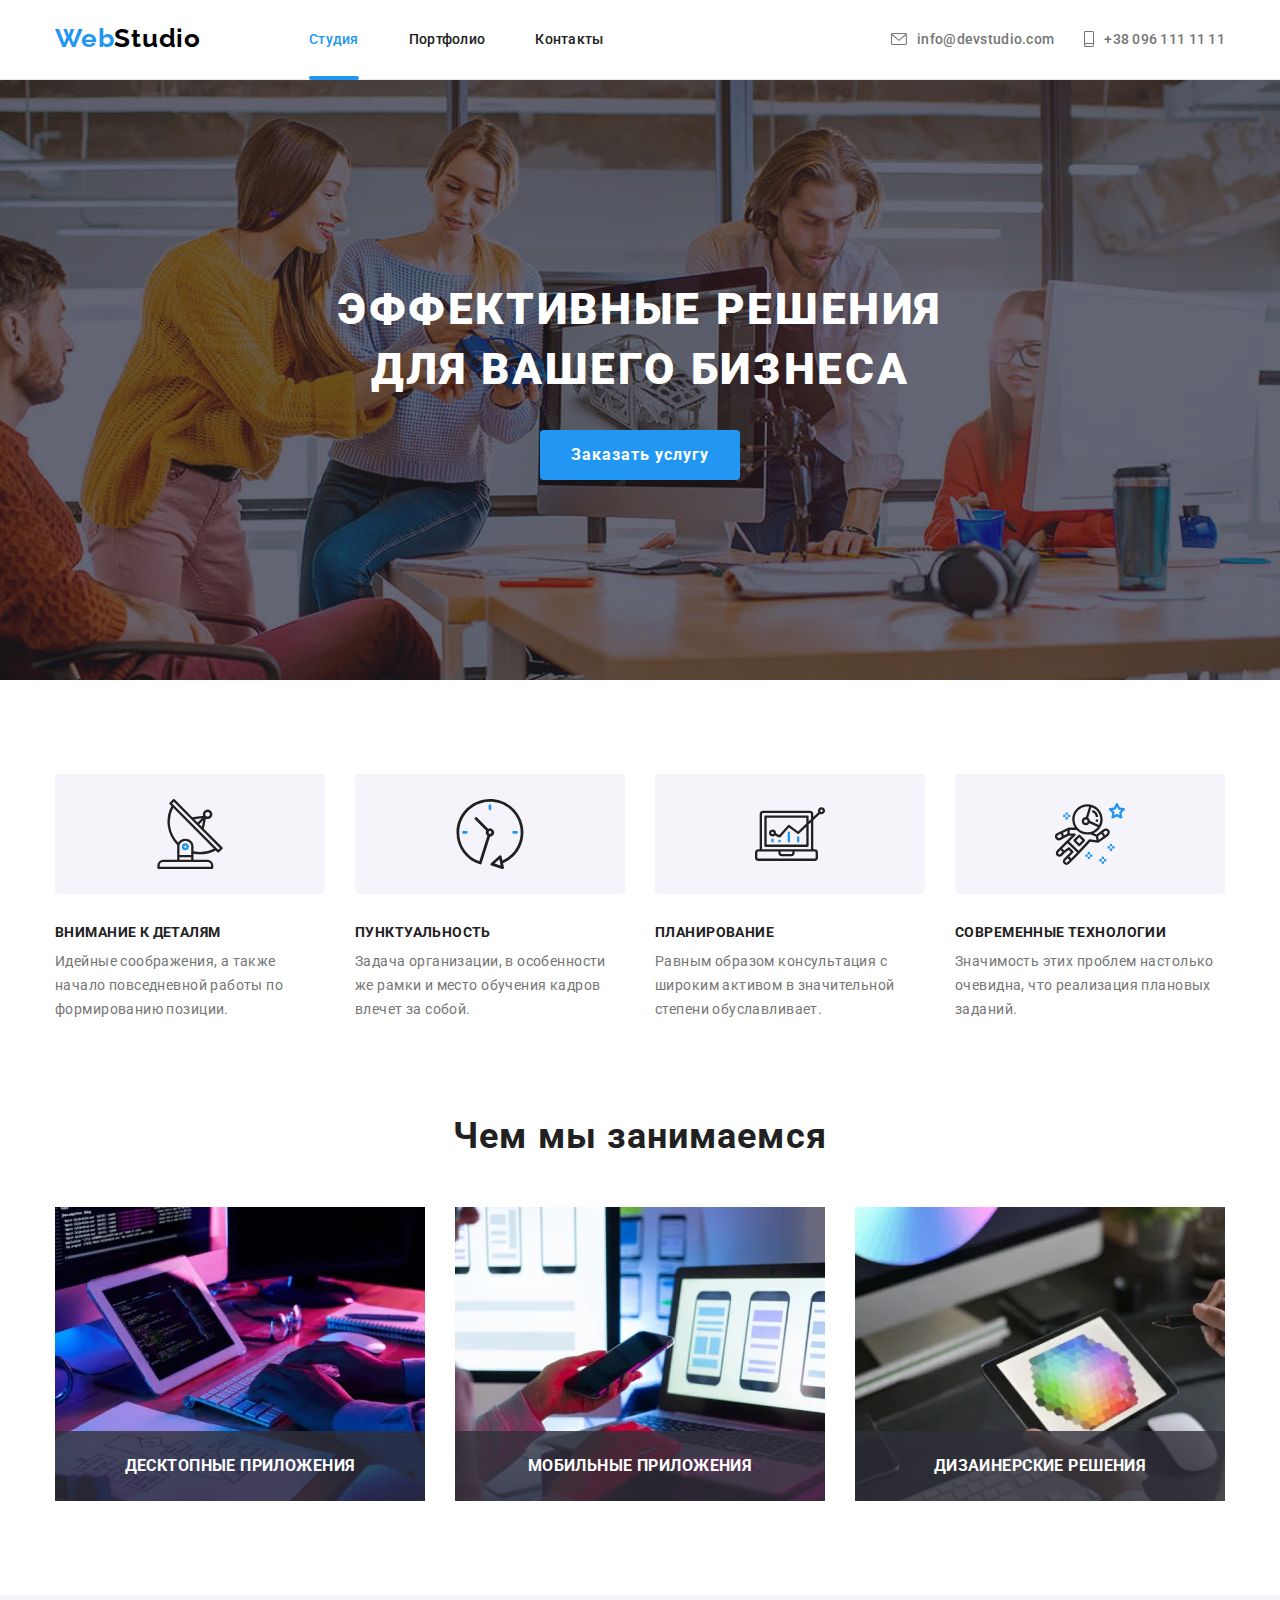
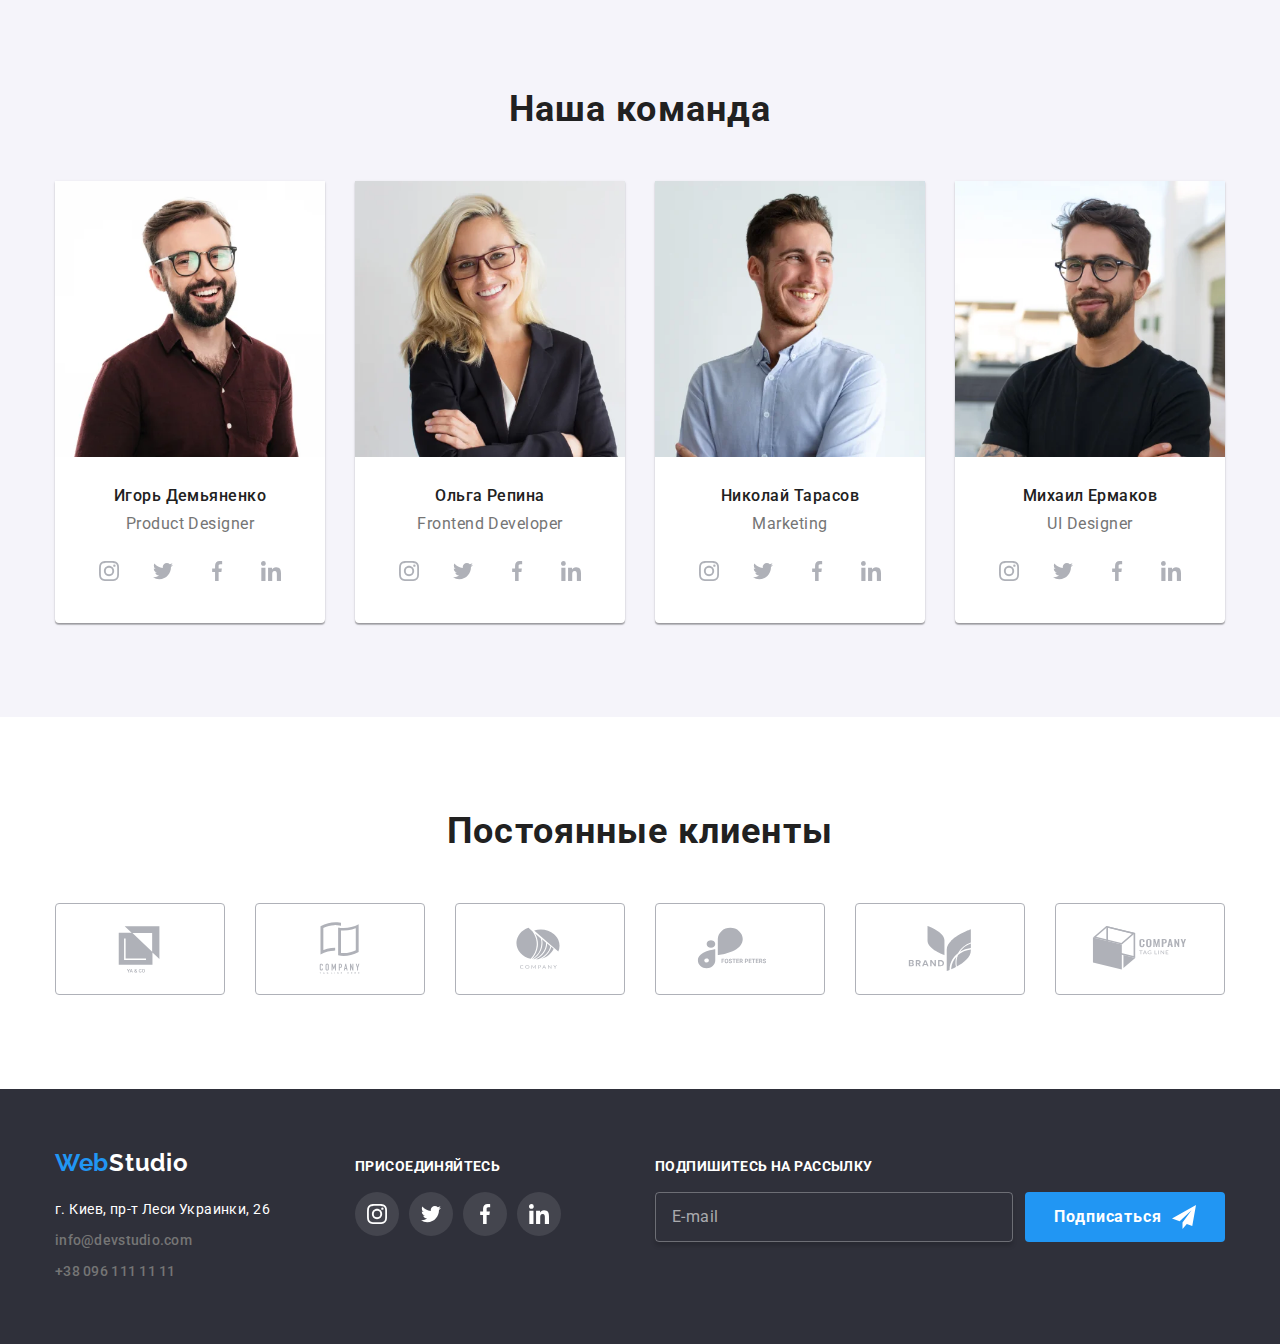
<file: index.html>
<!doctype html>
<html lang="ru">
<head>
  <meta charset="UTF-8">
  <meta name="viewport" content="width=device-width, initial-scale=1.0">
  <meta http-equiv="X-UA-Compatible" content="ie=edge">
  <title>Главная</title>
  <meta name="description" content="Студия веб технологий">
  <meta name="keywords" content="web, studio, developer, design, website, сайт, разработка, веб, услуги">
  <link rel="stylesheet" href="css/main.min.css">
</head>
<body class="page">
<header class="header">
  <div class="container">
    <div class="header__menu" data-menu="close">
      <a class="logo header__logo"><span class="logo__prefix">Web</span>Studio</a>
      <nav class="navigation">
        <ul class="navigation__list">
          <li><a class="navigation__link navigation__link--active" href="index.html"
                 title="На главную страницу">Студия</a></li>
          <li><a class="navigation__link" href="portfolio.html" title="Посмотреть наши работы">Портфолио</a></li>
          <li><a class="navigation__link" href="#" title="Связаться с нами">Контакты</a></li>
        </ul>
      </nav>
      <ul class="contacts">
        <li><a class="contacts__link contacts__link--email" href="mailto:info@devstudio.com">
          <svg width="16" height="12">
            <use xlink:href="images/icons-min.svg#email"></use>
          </svg>
          <span>info@devstudio.com</span>
        </a></li>
        <li><a class="contacts__link contacts__link--phone" href="tel:+380961111111">
          <svg width="10" height="16">
            <use xlink:href="images/icons-min.svg#phone"></use>
          </svg>
          <span>+38 096 111 11 11</span>
        </a></li>
      </ul>
      <ul class="social__list">
        <li><a class="social__link" href="https://instagram.com/" target="_blank"
               rel="nofollow noopener noreferrer">Instagram</a>
        </li>
        <li><a class="social__link" href="https://twitter.com/" target="_blank"
               rel="nofollow noopener noreferrer">Twitter</a>
        </li>
        <li><a class="social__link" href="https://facebook.com/" target="_blank"
               rel="nofollow noopener noreferrer">Facebook</a>
        </li>
        <li><a class="social__link" href="https://linkedin.com/" target="_blank"
               rel="nofollow noopener noreferrer">Linkedin</a>
        </li>
      </ul>
    </div>
    <button class="header__burger" aria-expanded="false" aria-label="Открыть меню" data-toggle="menu">
      <svg width="40" height="40" data-toggle="icon-open">
        <use xlink:href="images/icons-min.svg#burger-open"></use>
      </svg>
      <svg width="40" height="40" data-toggle="icon-close">
        <use xlink:href="images/icons-min.svg#burger-close"></use>
      </svg>
    </button>
  </div>
</header>

<main class="main">
  <section class="intro section">
    <div class="container">
      <h1 class="intro__title">Эффективные решения для вашего бизнеса</h1>
      <button class="button intro__button" type="button" data-modal-open>Заказать услугу</button>
    </div>
  </section>

  <section class="advantages section">
    <div class="container">
      <h2 class="visually-hidden">Преимущества</h2>
      <ul class="advantages__list">
        <li class="advantages__item">
          <div class="advantages__img">
            <svg width="70" height="70">
              <use xlink:href="images/icons-min.svg#antenna"></use>
            </svg>
          </div>
          <h3 class="advantages__title">Внимание к деталям</h3>
          <p class="advantages__description">
            Идейные соображения, а также начало повседневной работы по формированию позиции.
          </p>
        </li>
        <li class="advantages__item">
          <div class="advantages__img">
            <svg width="70" height="70">
              <use xlink:href="images/icons-min.svg#clock"></use>
            </svg>
          </div>
          <h3 class="advantages__title">Пунктуальность</h3>
          <p class="advantages__description">
            Задача организации, в особенности же рамки и место обучения кадров влечет за собой.
          </p>
        </li>
        <li class="advantages__item">
          <div class="advantages__img">
            <svg width="70" height="70">
              <use xlink:href="images/icons-min.svg#diagram"></use>
            </svg>
          </div>
          <h3 class="advantages__title">Планирование</h3>
          <p class="advantages__description">
            Равным образом консультация с широким активом в значительной степени обуславливает.
          </p>
        </li>
        <li class="advantages__item">
          <div class="advantages__img">
            <svg width="70" height="70">
              <use xlink:href="images/icons-min.svg#astronaut"></use>
            </svg>
          </div>
          <h3 class="advantages__title">Современные технологии</h3>
          <p class="advantages__description">
            Значимость этих проблем настолько очевидна, что реализация плановых заданий.
          </p>
        </li>
      </ul>
    </div>
  </section>

  <section class="services section">
    <div class="container">
      <h2 class="services__title">Чем мы занимаемся</h2>
      <ul class="services__list">
        <li class="services__item item-services">
          <div class="item-services__wrapper">
            <h3 class="item-services__title">Десктопные приложения</h3>
          </div>
          <picture>
            <source type="image/webp"
                    srcset="images/services/webp/img.webp    1x,
                            images/services/webp/img@2x.webp 2x,
                            images/services/webp/img@3x.webp 3x"
            />
            <img class="item-services__img" width="370" height="294" title="Десктопная разработка"
                 alt="Специалист печатает код на клавиатуре в уютной обстановке"
                 srcset="images/services/img.jpg    1x,
                         images/services/img@2x.jpg 2x,
                         images/services/img@3x.jpg 3x"
                 src="images/services/img.jpg"
            />
          </picture>
        </li>
        <li class="services__item item-services">
          <div class="item-services__wrapper">
            <h3 class="item-services__title">Мобильные приложения</h3>
          </div>
          <picture>
            <source type="image/webp"
                    srcset="images/services/webp/img_2.webp    1x,
                            images/services/webp/img_2@2x.webp 2x,
                            images/services/webp/img_2@3x.webp 3x"
            />
            <img class="item-services__img" width="370" title="Разработка под мобильные платформы"
               alt="Специалист исследует адаптивность сайта на мобильном устройстве"
               srcset="images/services/img_2.jpg    1x,
                       images/services/img_2@2x.jpg 2x,
                       images/services/img_2@3x.jpg 3x"
               src="images/services/img_2.jpg"
          />
          </picture>
        </li>
        <li class="services__item item-services">
          <div class="item-services__wrapper">
            <h3 class="item-services__title">Дизайнерские решения</h3>
          </div>
          <picture>
            <source type="image/webp"
                    srcset="images/services/webp/img_3.webp    1x,
                            images/services/webp/img_3@2x.webp 2x,
                            images/services/webp/img_3@3x.webp 3x"
            />
            <img class="item-services__img" width="370" height="294" title="Дизайн любой сложности"
               alt="Скрупулезный выбор цвета для конкретных ситуаций"
               srcset="images/services/img_3.jpg    1x,
                       images/services/img_3@2x.jpg 2x,
                       images/services/img_3@3x.jpg 3x"
               src="images/services/img_3.jpg"
          />
          </picture>
        </li>
      </ul>
    </div>
  </section>

  <section class="team section">
    <div class="container">
      <h2 class="services__title">Наша команда</h2>
      <ul class="team__list">
        <li class="team__item card">
          <picture>
            <source type="image/webp"
                    srcset="images/team/webp/product_designer.webp  1x,
                          images/team/webp/product_designer@2x.webp 2x,
                          images/team/webp/product_designer@3x.webp 3x"
            />
            <img class="card__img" width="450" height="460" title="Игорь Демьяненко" alt="Продуктовый дизайнер"
                 srcset="images/team/product_designer.jpg    1x,
                         images/team/product_designer@2x.jpg 2x,
                         images/team/product_designer@3x.jpg 3x"
                 src="images/team/product_designer.jpg"
            />
          </picture>
          <div class="card__info">
            <h3 class="card__title">Игорь Демьяненко</h3>
            <p class="card__subtitle" lang="en">Product Designer</p>
            <ul class="social__list">
              <li><a class="social__link" href="https://instagram.com/" aria-label="instagram"
                     rel="nofollow noopener noreferrer" target="_blank">
                <svg width="20" height="20">
                  <use xlink:href="images/icons-min.svg#instagram"></use>
                </svg>
              </a></li>
              <li><a class="social__link" href="https://twitter.com/" aria-label="twitter"
                     rel="nofollow noopener noreferrer" target="_blank">
                <svg width="20" height="20">
                  <use xlink:href="images/icons-min.svg#twitter"></use>
                </svg>
              </a></li>
              <li><a class="social__link" href="https://facebook.com/" aria-label="facebook"
                     rel="nofollow noopener noreferrer" target="_blank">
                <svg width="20" height="20">
                  <use xlink:href="images/icons-min.svg#facebook"></use>
                </svg>
              </a></li>
              <li><a class="social__link" href="https://linkedin.com/" aria-label="linkedin"
                     rel="nofollow noopener noreferrer" target="_blank">
                <svg width="20" height="20">
                  <use xlink:href="images/icons-min.svg#linkedin"></use>
                </svg>
              </a></li>
            </ul>
          </div>
        </li>
        <li class="team__item card">
          <picture>
            <source type="image/webp"
                    srcset="images/team/webp/frontend_developer.webp  1x,
                          images/team/webp/frontend_developer@2x.webp 2x,
                          images/team/webp/frontend_developer@3x.webp 3x"
            />
            <img class="card__img" width="450" height="460" title="Ольга Репина" alt="Фронтэнд разработчик"
                 srcset="images/team/frontend_developer.jpg    1x,
                         images/team/frontend_developer@2x.jpg 2x,
                         images/team/frontend_developer@3x.jpg 3x"
                 src="images/team/frontend_developer.jpg"
            />
          </picture>
          <div class="card__info">
            <h3 class="card__title">Ольга Репина</h3>
            <p class="card__subtitle" lang="en">Frontend Developer</p>
            <ul class="social__list">
              <li><a class="social__link" href="https://instagram.com/" aria-label="instagram"
                     rel="nofollow noopener noreferrer" target="_blank">
                <svg width="20" height="20">
                  <use xlink:href="images/icons-min.svg#instagram"></use>
                </svg>
              </a></li>
              <li><a class="social__link" href="https://twitter.com/" aria-label="twitter"
                     rel="nofollow noopener noreferrer" target="_blank">
                <svg width="20" height="20">
                  <use xlink:href="images/icons-min.svg#twitter"></use>
                </svg>
              </a></li>
              <li><a class="social__link" href="https://facebook.com/" aria-label="facebook"
                     rel="nofollow noopener noreferrer" target="_blank">
                <svg width="20" height="20">
                  <use xlink:href="images/icons-min.svg#facebook"></use>
                </svg>
              </a></li>
              <li><a class="social__link" href="https://linkedin.com/" aria-label="linkedin"
                     rel="nofollow noopener noreferrer" target="_blank">
                <svg width="20" height="20">
                  <use xlink:href="images/icons-min.svg#linkedin"></use>
                </svg>
              </a></li>
            </ul>
          </div>
        </li>
        <li class="team__item card">
          <picture>
            <source type="image/webp"
                    srcset="images/team/webp/marketing.webp  1x,
                          images/team/webp/marketing@2x.webp 2x,
                          images/team/webp/marketing@3x.webp 3x"
            />
            <img class="card__img" width="450" height="460" title="Николай Тарасов" alt="Маркетолог"
                 srcset="images/team/marketing.jpg    1x,
                         images/team/marketing@2x.jpg 2x,
                         images/team/marketing@3x.jpg 3x"
                 src="images/team/marketing.jpg"
            />
          </picture>
          <div class="card__info">
            <h3 class="card__title">Николай Тарасов</h3>
            <p class="card__subtitle" lang="en">Marketing</p>
            <ul class="social__list">
              <li><a class="social__link" href="https://instagram.com/" aria-label="instagram"
                     rel="nofollow noopener noreferrer" target="_blank">
                <svg width="20" height="20">
                  <use xlink:href="images/icons-min.svg#instagram"></use>
                </svg>
              </a></li>
              <li><a class="social__link" href="https://twitter.com/" aria-label="twitter"
                     rel="nofollow noopener noreferrer" target="_blank">
                <svg width="20" height="20">
                  <use xlink:href="images/icons-min.svg#twitter"></use>
                </svg>
              </a></li>
              <li><a class="social__link" href="https://facebook.com/" aria-label="facebook"
                     rel="nofollow noopener noreferrer" target="_blank">
                <svg width="20" height="20">
                  <use xlink:href="images/icons-min.svg#facebook"></use>
                </svg>
              </a></li>
              <li><a class="social__link" href="https://linkedin.com/" aria-label="linkedin"
                     rel="nofollow noopener noreferrer" target="_blank">
                <svg width="20" height="20">
                  <use xlink:href="images/icons-min.svg#linkedin"></use>
                </svg>
              </a></li>
            </ul>
          </div>
        </li>
        <li class="team__item card">
          <picture>
            <source type="image/webp"
                    srcset="images/team/webp/ui_designer.webp  1x,
                          images/team/webp/ui_designer@2x.webp 2x,
                          images/team/webp/ui_designer@3x.webp 3x"
            />
            <img class="card__img" width="450" height="460" title="Николай Тарасов" alt="Маркетолог"
                 srcset="images/team/ui_designer.jpg  1x,
                       images/team/ui_designer@2x.jpg 2x,
                       images/team/ui_designer@3x.jpg 3x"
                 src="images/team/ui_designer.jpg"
            />
          </picture>
          <div class="card__info">
            <h3 class="card__title">Михаил Ермаков</h3>
            <p class="card__subtitle" lang="en">UI Designer</p>
            <ul class="social__list">
              <li><a class="social__link" href="https://instagram.com/" aria-label="instagram"
                     rel="nofollow noopener noreferrer" target="_blank">
                <svg width="20" height="20">
                  <use xlink:href="images/icons-min.svg#instagram"></use>
                </svg>
              </a></li>
              <li><a class="social__link" href="https://twitter.com/" aria-label="twitter"
                     rel="nofollow noopener noreferrer" target="_blank">
                <svg width="20" height="20">
                  <use xlink:href="images/icons-min.svg#twitter"></use>
                </svg>
              </a></li>
              <li><a class="social__link" href="https://facebook.com/" aria-label="facebook"
                     rel="nofollow noopener noreferrer" target="_blank">
                <svg width="20" height="20">
                  <use xlink:href="images/icons-min.svg#facebook"></use>
                </svg>
              </a></li>
              <li><a class="social__link" href="https://linkedin.com/" aria-label="linkedin"
                     rel="nofollow noopener noreferrer" target="_blank">
                <svg width="20" height="20">
                  <use xlink:href="images/icons-min.svg#linkedin"></use>
                </svg>
              </a></li>
            </ul>
          </div>
        </li>
      </ul>
    </div>
  </section>

  <section class="clients section">
    <div class="container">
      <h2 class="services__title">Постоянные клиенты</h2>
      <ul class="clients__list">
        <li class="clients__item">
          <a class="clients__link" href="#" target="_blank" rel="nofollow noreferrer noopener" aria-label="YA & CO">
            <svg width="106" height="60"><use xlink:href="images/icons-min.svg#yaco"></use></svg>
          </a>
        </li>
        <li class="clients__item">
          <a class="clients__link" href="#" target="_blank" rel="nofollow noreferrer noopener" aria-label="tagline here">
            <svg width="106" height="60"><use xlink:href="images/icons-min.svg#tagline"></use></svg>
          </a>
        </li>
        <li class="clients__item">
          <a class="clients__link" href="#" target="_blank" rel="nofollow noreferrer noopener" aria-label="company">
            <svg width="106" height="60"><use xlink:href="images/icons-min.svg#company"></use></svg>
          </a>
        </li>
        <li class="clients__item">
          <a class="clients__link" href="#" target="_blank" rel="nofollow noreferrer noopener" aria-label="forester peters">
            <svg width="106" height="60"><use xlink:href="images/icons-min.svg#forester"></use></svg>
          </a>
        </li>
        <li class="clients__item">
          <a class="clients__link" href="#" target="_blank" rel="nofollow noreferrer noopener" aria-label="brand">
            <svg width="106" height="60"><use xlink:href="images/icons-min.svg#brand"></use></svg>
          </a>
        </li>
        <li class="clients__item">
          <a class="clients__link" href="#" target="_blank" rel="nofollow noreferrer noopener" aria-label="company">
            <svg width="106" height="60"><use xlink:href="images/icons-min.svg#tag"></use></svg>
          </a>
        </li>
      </ul>
    </div>
  </section>
</main>

<footer class="footer">
  <div class="container">
    <div class="footer__column">
      <a class="logo footer__logo"><span class="logo__prefix">Web</span>Studio</a>
      <address class="address">
        <ul class="address__list">
          <li><a class="address__main"
                 href="https://www.google.com.ua/maps/ms?msid=218324961284362248250.0004ea06cd32ef222b213&msa=0"
                 target="_blank" rel="noopener noreferrer nofollow">г. Киев, пр-т Леси Украинки, 26</a>
          </li>
          <li><a class="contacts__link contacts__link--email" href="mailto:info@devstudio.com">info@devstudio.com</a>
          </li>
          <li><a class="contacts__link contacts__link--phone" href="tel:+380961111111">+38 096 111 11 11</a></li>
        </ul>
      </address>
    </div>
    <div class="social footer__column">
      <p class="social__title">Присоединяйтесь</p>
      <ul class="social__list">
        <li><a class="social__link" href="https://instagram.com/" aria-label="instagram"
               rel="nofollow noopener noreferrer" target="_blank">
          <svg width="20" height="20">
            <use xlink:href="images/icons-min.svg#instagram"></use>
          </svg>
        </a></li>
        <li><a class="social__link" href="https://twitter.com/" aria-label="twitter"
               rel="nofollow noopener noreferrer" target="_blank">
          <svg width="20" height="20">
            <use xlink:href="images/icons-min.svg#twitter"></use>
          </svg>
        </a></li>
        <li><a class="social__link" href="https://facebook.com/" aria-label="facebook"
               rel="nofollow noopener noreferrer" target="_blank">
          <svg width="20" height="20">
            <use xlink:href="images/icons-min.svg#facebook"></use>
          </svg>
        </a></li>
        <li><a class="social__link" href="https://linkedin.com/" aria-label="linkedin"
               rel="nofollow noopener noreferrer" target="_blank">
          <svg width="20" height="20">
            <use xlink:href="images/icons-min.svg#linkedin"></use>
          </svg>
        </a></li>
      </ul>
    </div>
    <div class="subscribe footer__column">
      <p class="social__title">Подпишитесь на рассылку</p>
      <form class="subscribe__form" autocomplete="off">
        <label class="label subscribe__label">
          <input class="subscribe__input input" type="text" name="subscriber" placeholder="E-mail">
        </label>
        <button class="subscribe__button button" type="submit">
          <span>Подписаться</span>
          <svg width="24" height="24">
            <use xlink:href="images/icons-min.svg#btn-send"></use>
          </svg>
        </button>
      </form>
    </div>
  </div>
</footer>

<div class="popup is-hidden" data-modal>
  <div class="popup__body">
    <p class="popup__title">Оставьте свои данные, мы вам перезвоним</p>

    <button class="popup__close" data-modal-close aria-label="Закрыть окно" aria-expanded="true">
      <svg width="18" height="18">
        <use xlink:href="images/icons-min.svg#close"></use>
      </svg>
    </button>

    <form class="popup__form" autocomplete="off" data-form>
      <label class="label popup__label">
        <span class="label__text">Имя</span>
        <span class="label__wrapper">
          <input class="popup__input input" type="text" name="name" data-focus>
          <svg class="icon" width="18" height="18"><use xlink:href="images/icons-min.svg#form-person"></use></svg>
        </span>
      </label>
      <label class="label popup__label">
        <span class="label__text">Телефон</span>
        <span class="label__wrapper">
          <input class="popup__input input" type="tel" name="phone">
          <svg class="icon" width="18" height="18"><use xlink:href="images/icons-min.svg#form-phone"></use></svg>
        </span>
      </label>
      <label class="label popup__label">
        <span class="label__text">Почта</span>
        <span class="label__wrapper">
          <input class="popup__input input" type="email" name="email">
          <svg class="icon" width="18" height="18"><use xlink:href="images/icons-min.svg#form-email"></use></svg>
        </span>
      </label>
      <label class="label popup__label popup__label--textarea">
        <span class="label__text">Комментарий</span>
        <textarea class="popup__textarea textarea" name="message" placeholder="Введите текст"></textarea>
      </label>
      <label class="label popup__label popup__label--terms">
        <input class="popup__input visually-hidden" type="checkbox" name="terms">
        <span class="popup__checkbox">
          <svg class="icon-inline" width="13" height="10"><use xlink:href="images/icons-min.svg#form-check"></use></svg>
        </span>
        <span class="label__text">
          Соглашаюсь с рассылкой и принимаю
          <a class="popup__link" href="#" target="_blank" rel="nofollow noreferrer noopener">Условия договора</a>
        </span>
      </label>
      <button class="popup__button button" type="submit">Отправить</button>
    </form>
  </div>
</div>

<script type="module" src="./js/menu.js"></script>
<script type="module" src="./js/modal.js"></script>
</body>
</html>
</file>
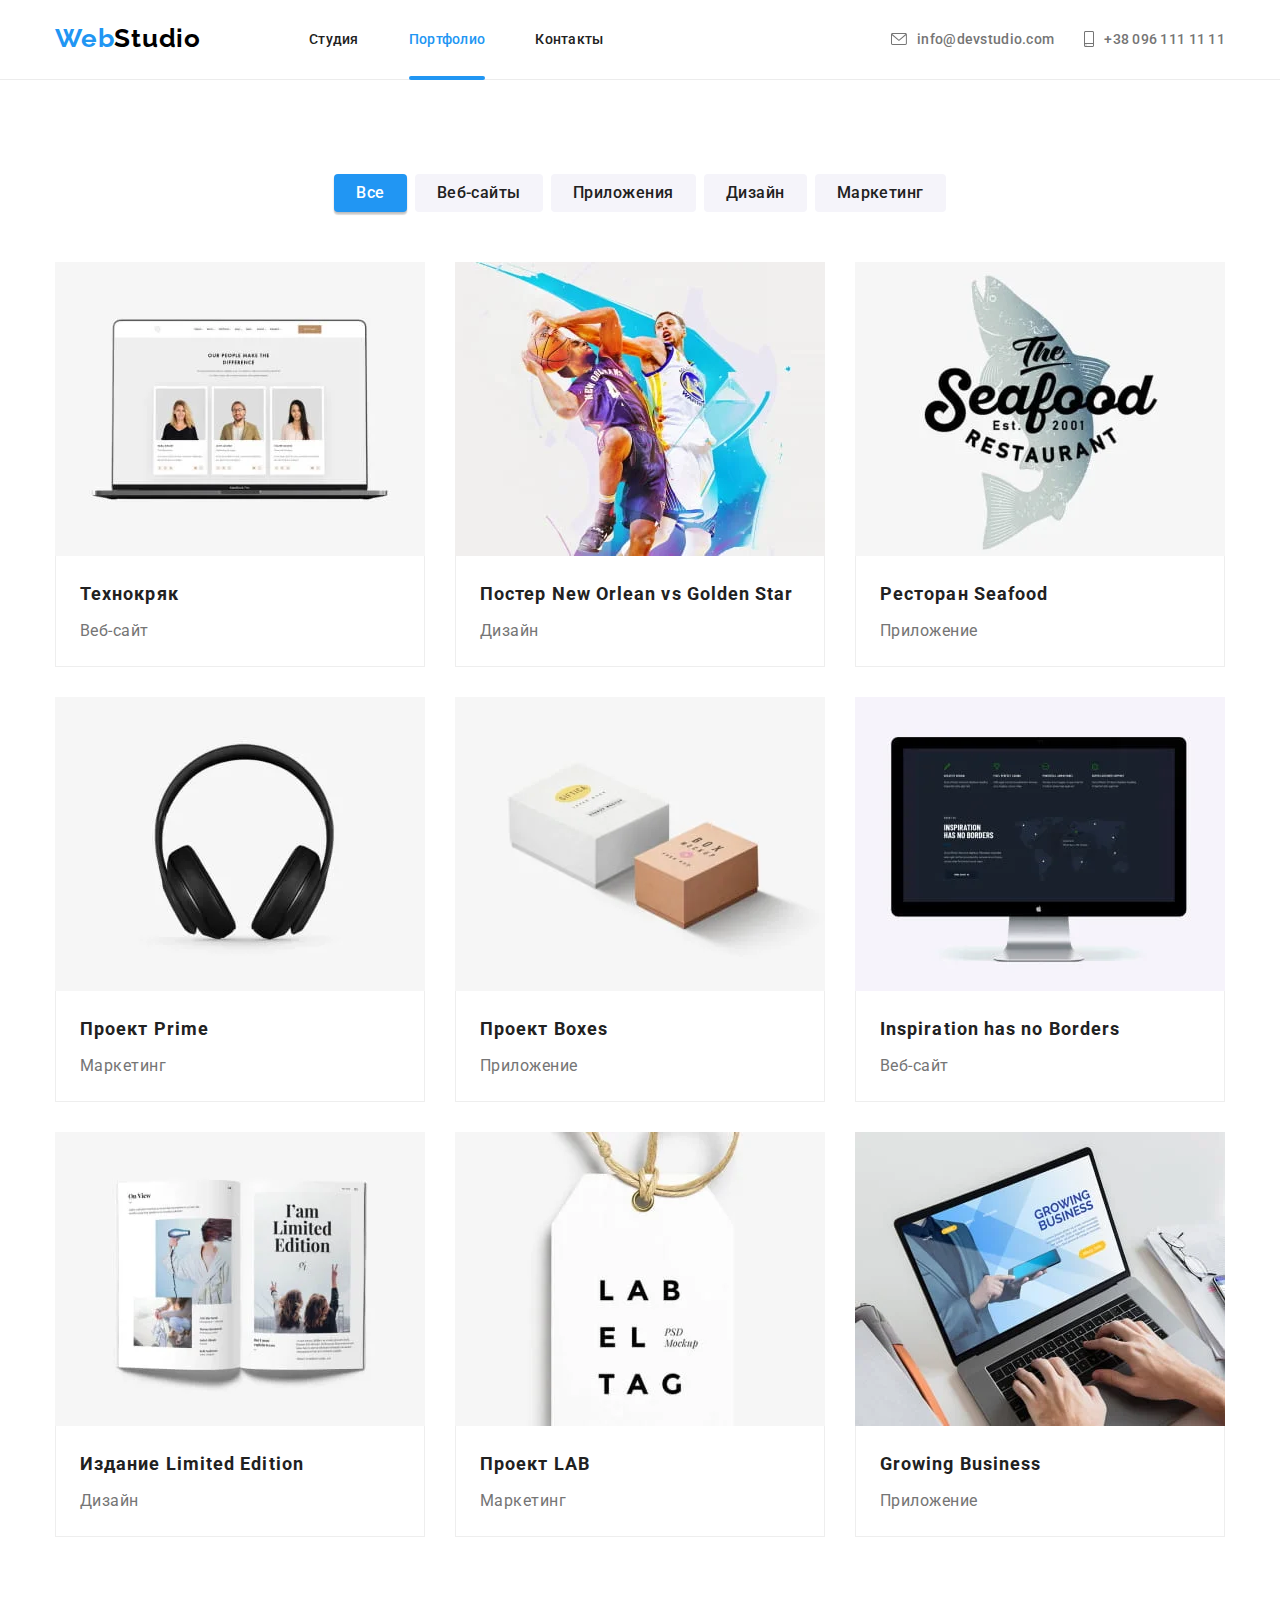
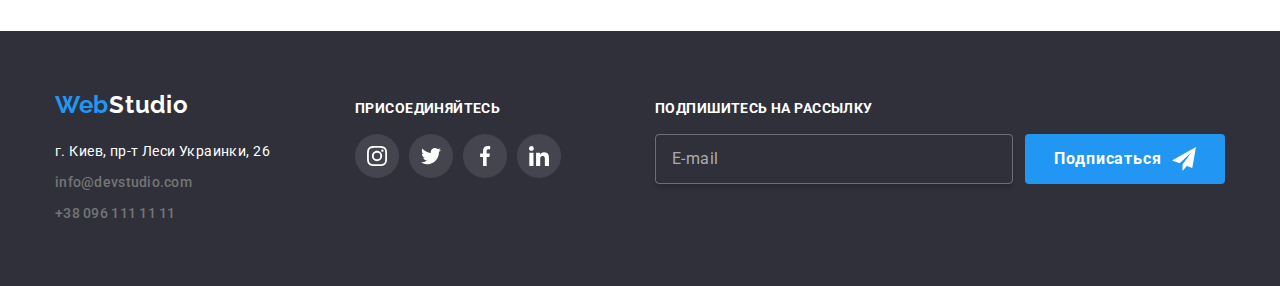
<file: portfolio.html>
<!doctype html>
<html lang="ru">
<head>
  <meta charset="UTF-8">
  <meta name="viewport" content="width=device-width, initial-scale=1.0">
  <meta http-equiv="X-UA-Compatible" content="ie=edge">
  <title>Портфолио</title>
  <meta name="description" content="Примеры наших работ">
  <meta name="keywords" content="web, studio, developer, design, website, сайт, разработка, веб, услуги">
  <link rel="stylesheet" href="css/main.min.css">
</head>
<body class="page">
<header class="header">
  <div class="container">
    <div class="header__menu" data-menu="close">
      <a class="logo header__logo" href="index.html" title="на главную страницу - WebStudio"><span class="logo__prefix">Web</span>Studio</a>
      <nav class="navigation">
        <ul class="navigation__list">
          <li><a class="navigation__link" href="index.html" title="На главную страницу">Студия</a></li>
          <li><a class="navigation__link  navigation__link--active" href="portfolio.html"
                 title="Посмотреть наши работы">Портфолио</a>
          </li>
          <li><a class="navigation__link" href="#" title="Связаться с нами">Контакты</a></li>
        </ul>
      </nav>
      <ul class="contacts">
        <li><a class="contacts__link contacts__link--email" href="mailto:info@devstudio.com">
          <svg width="16" height="12">
            <use xlink:href="images/icons-min.svg#email"></use>
          </svg>
          <span>info@devstudio.com</span>
        </a></li>
        <li><a class="contacts__link contacts__link--phone" href="tel:+380961111111">
          <svg width="10" height="16">
            <use xlink:href="images/icons-min.svg#phone"></use>
          </svg>
          <span>+38 096 111 11 11</span>
        </a></li>
      </ul>
      <ul class="social__list">
        <li><a class="social__link" href="https://instagram.com/" target="_blank"
               rel="nofollow noopener noreferrer">Instagram</a>
        </li>
        <li><a class="social__link" href="https://twitter.com/" target="_blank"
               rel="nofollow noopener noreferrer">Twitter</a>
        </li>
        <li><a class="social__link" href="https://facebook.com/" target="_blank"
               rel="nofollow noopener noreferrer">Facebook</a>
        </li>
        <li><a class="social__link" href="https://linkedin.com/" target="_blank"
               rel="nofollow noopener noreferrer">Linkedin</a>
        </li>
      </ul>
    </div>
    <button class="header__burger" aria-expanded="false" aria-label="Открыть меню" data-toggle="menu">
      <svg width="40" height="40" data-toggle="icon-open">
        <use xlink:href="images/icons-min.svg#burger-open"></use>
      </svg>
      <svg width="40" height="40" data-toggle="icon-close">
        <use xlink:href="images/icons-min.svg#burger-close"></use>
      </svg>
    </button>
  </div>
</header>

<main class="main portfolio">
  <h1 class="visually-hidden">Портфолио</h1>

  <section class="section">
    <div class="container portfolio__container">
      <ul class="filter">
        <li>
          <button class="button filter__button filter__button--active" type="button">Все</button>
        </li>
        <li>
          <button class="button filter__button" type="button">Веб-сайты</button>
        </li>
        <li>
          <button class="button filter__button" type="button">Приложения</button>
        </li>
        <li>
          <button class="button filter__button" type="button">Дизайн</button>
        </li>
        <li>
          <button class="button filter__button" type="button">Маркетинг</button>
        </li>
      </ul>

      <ul class="catalog">
        <li class="catalog__item">
          <a class="card" href="#" target="_blank" rel="nofollow noreferrer noopener">
            <header class="card__overlay">
              <picture>
                <source type="image/webp" media="(min-width: 1200px)"
                        srcset="images/portfolio/370/webp/techno.webp    1x,
                                images/portfolio/370/webp/techno@2x.webp 2x,
                                images/portfolio/370/webp/techno@3x.webp 3x"
                />
                <source media="(min-width: 1200px)"
                        srcset="images/portfolio/370/techno.jpg    1x,
                                images/portfolio/370/techno@2x.jpg 2x,
                                images/portfolio/370/techno@3x.jpg 3x"
                />
                <source type="image/webp" media="(min-width: 768px)"
                        srcset="images/portfolio/354/webp/techno.webp    1x,
                                images/portfolio/354/webp/techno@2x.webp 2x,
                                images/portfolio/354/webp/techno@3x.webp 3x"
                />
                <source media="(min-width: 768px)"
                        srcset="images/portfolio/354/techno.jpg    1x,
                                images/portfolio/354/techno@2x.jpg 2x,
                                images/portfolio/354/techno@3x.jpg 3x"
                />
                <source type="image/webp"
                        srcset="images/portfolio/450/webp/techno.webp    1x,
                                images/portfolio/450/webp/techno@2x.webp 2x,
                                images/portfolio/450/webp/techno@3x.webp 3x"
                />
                <img class="card__img" width="450" height="294" alt="Страница сайта с сотрудниками компании"
                     srcset="images/portfolio/450/techno.jpg    1x,
                             images/portfolio/450/techno@2x.jpg 2x,
                             images/portfolio/450/techno@3x.jpg 3x"
                     src="images/portfolio/450/techno.jpg"
                />
              </picture>
              <div class="card__description">
                <p>Технокряк это современная площадка распространения коронавируса. Компании используют эту платформу
                  для цифрового шпионажа и атак на защищённые сервера конкурентов.</p>
              </div>
            </header>
            <footer class="card__info">
              <h3 class="card__title">Технокряк</h3>
              <p class="card__subtitle">Веб-сайт</p>
            </footer>
          </a>
        </li>
        <li class="catalog__item">
          <a class="card" href="#" target="_blank" rel="nofollow noreferrer noopener">
            <header class="card__overlay">
              <picture>
                <source type="image/webp" media="(min-width: 1200px)"
                        srcset="images/portfolio/370/webp/orlean.webp    1x,
                                images/portfolio/370/webp/orlean@2x.webp 2x,
                                images/portfolio/370/webp/orlean@3x.webp 3x"
                />
                <source media="(min-width: 1200px)"
                        srcset="images/portfolio/370/orlean.jpg    1x,
                                images/portfolio/370/orlean@2x.jpg 2x,
                                images/portfolio/370/orlean@3x.jpg 3x"
                />
                <source type="image/webp" media="(min-width: 768px)"
                        srcset="images/portfolio/354/webp/orlean.webp    1x,
                                images/portfolio/354/webp/orlean@2x.webp 2x,
                                images/portfolio/354/webp/orlean@3x.webp 3x"
                />
                <source media="(min-width: 768px)"
                        srcset="images/portfolio/354/orlean.jpg    1x,
                                images/portfolio/354/orlean@2x.jpg 2x,
                                images/portfolio/354/orlean@3x.jpg 3x"
                />
                <source type="image/webp"
                        srcset="images/portfolio/450/webp/orlean.webp    1x,
                                images/portfolio/450/webp/orlean@2x.webp 2x,
                                images/portfolio/450/webp/orlean@3x.webp 3x"
                />
                <img class="card__img" width="450" height="294" alt="Два парня играют в баскетбол"
                     srcset="images/portfolio/450/orlean.jpg    1x,
                             images/portfolio/450/orlean@2x.jpg 2x,
                             images/portfolio/450/orlean@3x.jpg 3x"
                     src="images/portfolio/450/orlean.jpg"
                />
              </picture>
              <div class="card__description">
                <p>Lorem ipsum dolor sit amet, consectetur adipisicing elit. A assumenda consectetur corporis esse est
                  excepturi, nemo quis rerum temporibus voluptatem.</p>
              </div>
            </header>
            <footer class="card__info">
              <h3 class="card__title">Постер New Orlean vs Golden Star</h3>
              <p class="card__subtitle">Дизайн</p>
            </footer>
          </a>
        </li>
        <li class="catalog__item">
          <a class="card" href="#" target="_blank" rel="nofollow noreferrer noopener">
            <header class="card__overlay">
              <picture>
                <source type="image/webp" media="(min-width: 1200px)"
                        srcset="images/portfolio/370/webp/seafood.webp    1x,
                                images/portfolio/370/webp/seafood@2x.webp 2x,
                                images/portfolio/370/webp/seafood@3x.webp 3x"
                />
                <source media="(min-width: 1200px)"
                        srcset="images/portfolio/370/seafood.jpg    1x,
                                images/portfolio/370/seafood@2x.jpg 2x,
                                images/portfolio/370/seafood@3x.jpg 3x"
                />
                <source type="image/webp" media="(min-width: 768px)"
                        srcset="images/portfolio/354/webp/seafood.webp    1x,
                                images/portfolio/354/webp/seafood@2x.webp 2x,
                                images/portfolio/354/webp/seafood@3x.webp 3x"
                />
                <source media="(min-width: 768px)"
                        srcset="images/portfolio/354/seafood.jpg    1x,
                                images/portfolio/354/seafood@2x.jpg 2x,
                                images/portfolio/354/seafood@3x.jpg 3x"
                />
                <source type="image/webp"
                        srcset="images/portfolio/450/webp/seafood.webp    1x,
                                images/portfolio/450/webp/seafood@2x.webp 2x,
                                images/portfolio/450/webp/seafood@3x.webp 3x"
                />
                <img class="card__img" width="450" height="294" alt="Название компании на фоне рыбы"
                     srcset="images/portfolio/450/seafood.jpg    1x,
                             images/portfolio/450/seafood@2x.jpg 2x,
                             images/portfolio/450/seafood@3x.jpg 3x"
                     src="images/portfolio/450/seafood.jpg"
                />
              </picture>
              <div class="card__description">
                <p>Lorem ipsum dolor sit amet, consectetur adipisicing elit. Aliquam consequatur error iste nam, nostrum
                  officiis omnis pariatur quas tempore totam vel.</p>
              </div>
            </header>
            <footer class="card__info">
              <h3 class="card__title">Ресторан Seafood</h3>
              <p class="card__subtitle">Приложение</p>
            </footer>
          </a>
        </li>
        <li class="catalog__item">
          <a class="card" href="#" target="_blank" rel="nofollow noreferrer noopener">
            <header class="card__overlay">
              <picture>
                <source type="image/webp" media="(min-width: 1200px)"
                        srcset="images/portfolio/370/webp/prime.webp    1x,
                                images/portfolio/370/webp/prime@2x.webp 2x,
                                images/portfolio/370/webp/prime@3x.webp 3x"
                />
                <source media="(min-width: 1200px)"
                        srcset="images/portfolio/370/prime.jpg    1x,
                                images/portfolio/370/prime@2x.jpg 2x,
                                images/portfolio/370/prime@3x.jpg 3x"
                />
                <source type="image/webp" media="(min-width: 768px)"
                        srcset="images/portfolio/354/webp/prime.webp    1x,
                                images/portfolio/354/webp/prime@2x.webp 2x,
                                images/portfolio/354/webp/prime@3x.webp 3x"
                />
                <source media="(min-width: 768px)"
                        srcset="images/portfolio/354/prime.jpg    1x,
                                images/portfolio/354/prime@2x.jpg 2x,
                                images/portfolio/354/prime@3x.jpg 3x"
                />
                <source type="image/webp"
                        srcset="images/portfolio/450/webp/prime.webp    1x,
                                images/portfolio/450/webp/prime@2x.webp 2x,
                                images/portfolio/450/webp/prime@3x.webp 3x"
                />
                <img class="card__img" width="450" height="294" alt="Большие наушники"
                     srcset="images/portfolio/450/prime.jpg    1x,
                             images/portfolio/450/prime@2x.jpg 2x,
                             images/portfolio/450/prime@3x.jpg 3x"
                     src="images/portfolio/450/prime.jpg"
                />
              </picture>
              <div class="card__description">
                <p>Lorem ipsum dolor sit amet, consectetur adipisicing elit. Ducimus harum impedit ipsa nihil provident
                  similique sit ullam velit, voluptas?</p>
              </div>
            </header>
            <footer class="card__info">
              <h3 class="card__title">Проект Prime</h3>
              <p class="card__subtitle">Маркетинг</p>
            </footer>
          </a>
        </li>
        <li class="catalog__item">
          <a class="card" href="#" target="_blank" rel="nofollow noreferrer noopener">
            <header class="card__overlay">
              <picture>
                <source type="image/webp" media="(min-width: 1200px)"
                        srcset="images/portfolio/370/webp/boxes.webp    1x,
                                images/portfolio/370/webp/boxes@2x.webp 2x,
                                images/portfolio/370/webp/boxes@3x.webp 3x"
                />
                <source media="(min-width: 1200px)"
                        srcset="images/portfolio/370/boxes.jpg    1x,
                                images/portfolio/370/boxes@2x.jpg 2x,
                                images/portfolio/370/boxes@3x.jpg 3x"
                />
                <source type="image/webp" media="(min-width: 768px)"
                        srcset="images/portfolio/354/webp/boxes.webp    1x,
                                images/portfolio/354/webp/boxes@2x.webp 2x,
                                images/portfolio/354/webp/boxes@3x.webp 3x"
                />
                <source media="(min-width: 768px)"
                        srcset="images/portfolio/354/boxes.jpg    1x,
                                images/portfolio/354/boxes@2x.jpg 2x,
                                images/portfolio/354/boxes@3x.jpg 3x"
                />
                <source type="image/webp"
                        srcset="images/portfolio/450/webp/boxes.webp    1x,
                                images/portfolio/450/webp/boxes@2x.webp 2x,
                                images/portfolio/450/webp/boxes@3x.webp 3x"
                />
                <img class="card__img" width="450" height="294" alt="Две крафтовые коробочки"
                     srcset="images/portfolio/450/boxes.jpg    1x,
                             images/portfolio/450/boxes@2x.jpg 2x,
                             images/portfolio/450/boxes@3x.jpg 3x"
                     src="images/portfolio/450/boxes.jpg"
                />
              </picture>
              <div class="card__description">
                <p>Lorem ipsum dolor sit amet, consectetur adipisicing elit. Assumenda consequuntur cum cupiditate
                  dolores, explicabo id magnam magni non, perferendis perspiciatis quibusdam, voluptas!</p>
              </div>
            </header>
            <footer class="card__info">
              <h3 class="card__title">Проект Boxes</h3>
              <p class="card__subtitle">Приложение</p>
            </footer>
          </a>
        </li>
        <li class="catalog__item">
          <a class="card" href="#" target="_blank" rel="nofollow noreferrer noopener">
            <header class="card__overlay">
              <picture>
                <source type="image/webp" media="(min-width: 1200px)"
                        srcset="images/portfolio/370/webp/inspirations.webp    1x,
                                images/portfolio/370/webp/inspirations@2x.webp 2x,
                                images/portfolio/370/webp/inspirations@3x.webp 3x"
                />
                <source media="(min-width: 1200px)"
                        srcset="images/portfolio/370/inspirations.jpg    1x,
                                images/portfolio/370/inspirations@2x.jpg 2x,
                                images/portfolio/370/inspirations@3x.jpg 3x"
                />
                <source type="image/webp" media="(min-width: 768px)"
                        srcset="images/portfolio/354/webp/inspirations.webp    1x,
                                images/portfolio/354/webp/inspirations@2x.webp 2x,
                                images/portfolio/354/webp/inspirations@3x.webp 3x"
                />
                <source media="(min-width: 768px)"
                        srcset="images/portfolio/354/inspirations.jpg    1x,
                                images/portfolio/354/inspirations@2x.jpg 2x,
                                images/portfolio/354/inspirations@3x.jpg 3x"
                />
                <source type="image/webp"
                        srcset="images/portfolio/450/webp/inspirations.webp    1x,
                                images/portfolio/450/webp/inspirations@2x.webp 2x,
                                images/portfolio/450/webp/inspirations@3x.webp 3x"
                />
                <img class="card__img" width="450" height="294" alt="На мониторе открыта страница сайта"
                     srcset="images/portfolio/450/inspirations.jpg    1x,
                             images/portfolio/450/inspirations@2x.jpg 2x,
                             images/portfolio/450/inspirations@3x.jpg 3x"
                     src="images/portfolio/450/inspirations.jpg"
                />
              </picture>
              <div class="card__description">
                <p>Lorem ipsum dolor sit amet, consectetur adipisicing elit. Aut commodi culpa cum natus quaerat
                  quibusdam soluta!</p>
              </div>
            </header>
            <footer class="card__info">
              <h3 class="card__title">Inspiration has no Borders</h3>
              <p class="card__subtitle">Веб-сайт</p>
            </footer>
          </a>
        </li>
        <li class="catalog__item">
          <a class="card" href="#" target="_blank" rel="nofollow noreferrer noopener">
            <header class="card__overlay">
              <picture>
                <source type="image/webp" media="(min-width: 1200px)"
                        srcset="images/portfolio/370/webp/limited.webp    1x,
                                images/portfolio/370/webp/limited@2x.webp 2x,
                                images/portfolio/370/webp/limited@3x.webp 3x"
                />
                <source media="(min-width: 1200px)"
                        srcset="images/portfolio/370/limited.jpg    1x,
                                images/portfolio/370/limited@2x.jpg 2x,
                                images/portfolio/370/limited@3x.jpg 3x"
                />
                <source type="image/webp" media="(min-width: 768px)"
                        srcset="images/portfolio/354/webp/limited.webp    1x,
                                images/portfolio/354/webp/limited@2x.webp 2x,
                                images/portfolio/354/webp/limited@3x.webp 3x"
                />
                <source media="(min-width: 768px)"
                        srcset="images/portfolio/354/limited.jpg    1x,
                                images/portfolio/354/limited@2x.jpg 2x,
                                images/portfolio/354/limited@3x.jpg 3x"
                />
                <source type="image/webp"
                        srcset="images/portfolio/450/webp/limited.webp    1x,
                                images/portfolio/450/webp/limited@2x.webp 2x,
                                images/portfolio/450/webp/limited@3x.webp 3x"
                />
                <img class="card__img" width="450" height="294" alt="Книга в развернутом виде, с картинками"
                     srcset="images/portfolio/450/limited.jpg    1x,
                             images/portfolio/450/limited@2x.jpg 2x,
                             images/portfolio/450/limited@3x.jpg 3x"
                     src="images/portfolio/450/limited.jpg"
                />
              </picture>
              <div class="card__description">
                <p>Lorem ipsum dolor sit amet, consectetur adipisicing elit. Aliquid dolore qui temporibus vitae.
                  Dolor.</p>
              </div>
            </header>
            <footer class="card__info">
              <h3 class="card__title">Издание Limited Edition</h3>
              <p class="card__subtitle">Дизайн</p>
            </footer>
          </a>
        </li>
        <li class="catalog__item">
          <a class="card" href="#" target="_blank" rel="nofollow noreferrer noopener">
            <header class="card__overlay">
              <picture>
                <source type="image/webp" media="(min-width: 1200px)"
                        srcset="images/portfolio/370/webp/lab.webp    1x,
                                images/portfolio/370/webp/lab@2x.webp 2x,
                                images/portfolio/370/webp/lab@3x.webp 3x"
                />
                <source media="(min-width: 1200px)"
                        srcset="images/portfolio/370/lab.jpg    1x,
                                images/portfolio/370/lab@2x.jpg 2x,
                                images/portfolio/370/lab@3x.jpg 3x"
                />
                <source type="image/webp" media="(min-width: 768px)"
                        srcset="images/portfolio/354/webp/lab.webp    1x,
                                images/portfolio/354/webp/lab@2x.webp 2x,
                                images/portfolio/354/webp/lab@3x.webp 3x"
                />
                <source media="(min-width: 768px)"
                        srcset="images/portfolio/354/lab.jpg    1x,
                                images/portfolio/354/lab@2x.jpg 2x,
                                images/portfolio/354/lab@3x.jpg 3x"
                />
                <source type="image/webp"
                        srcset="images/portfolio/450/webp/lab.webp    1x,
                                images/portfolio/450/webp/lab@2x.webp 2x,
                                images/portfolio/450/webp/lab@3x.webp 3x"
                />
                <img class="card__img" width="450" height="294" alt="Ярлык компании - Labeltag"
                     srcset="images/portfolio/450/lab.jpg    1x,
                             images/portfolio/450/lab@2x.jpg 2x,
                             images/portfolio/450/lab@3x.jpg 3x"
                     src="images/portfolio/450/lab.jpg"
                />
              </picture>
              <div class="card__description">
                <p>Lorem ipsum dolor sit amet, consectetur adipisicing elit. Adipisci animi aspernatur beatae cumque,
                  explicabo iure laudantium molestiae odit quibusdam temporibus. Distinctio error eum voluptate?</p>
              </div>
            </header>
            <footer class="card__info">
              <h3 class="card__title">Проект LAB</h3>
              <p class="card__subtitle">Маркетинг</p>
            </footer>
          </a>
        </li>
        <li class="catalog__item">
          <a class="card" href="#" target="_blank" rel="nofollow noreferrer noopener">
            <header class="card__overlay">
              <picture>
                <source type="image/webp" media="(min-width: 1200px)"
                        srcset="images/portfolio/370/webp/growing.webp    1x,
                                images/portfolio/370/webp/growing@2x.webp 2x,
                                images/portfolio/370/webp/growing@3x.webp 3x"
                />
                <source media="(min-width: 1200px)"
                        srcset="images/portfolio/370/growing.jpg    1x,
                                images/portfolio/370/growing@2x.jpg 2x,
                                images/portfolio/370/growing@3x.jpg 3x"
                />
                <source type="image/webp" media="(min-width: 768px)"
                        srcset="images/portfolio/354/webp/growing.webp    1x,
                                images/portfolio/354/webp/growing@2x.webp 2x,
                                images/portfolio/354/webp/growing@3x.webp 3x"
                />
                <source media="(min-width: 768px)"
                        srcset="images/portfolio/354/growing.jpg    1x,
                                images/portfolio/354/growing@2x.jpg 2x,
                                images/portfolio/354/growing@3x.jpg 3x"
                />
                <source type="image/webp"
                        srcset="images/portfolio/450/webp/growing.webp 1x,
                                images/portfolio/450/webp/growing@2x.webp 2x,
                                images/portfolio/450/webp/growing@3x.webp 3x"
                />
                <img class="card__img" width="450" height="294" alt="На ноутбуке открыто приложение"
                     srcset="images/portfolio/450/growing.jpg    1x,
                             images/portfolio/450/growing@2x.jpg 2x,
                             images/portfolio/450/growing@3x.jpg 3x"
                     src="images/portfolio/450/growing.jpg"
                />
              </picture>
              <div class="card__description">
                <p>Lorem ipsum dolor sit amet, consectetur adipisicing elit. Deleniti dicta dolorum eum laboriosam,
                  provident ratione tempore vel voluptas? Aliquam?</p>
              </div>
            </header>
            <footer class="card__info">
              <h3 class="card__title">Growing Business</h3>
              <p class="card__subtitle">Приложение</p>
            </footer>
          </a>
        </li>
      </ul>
    </div>
  </section>

</main>

<footer class="footer">
  <div class="container">
    <div class="footer__column">
      <a class="logo footer__logo" href="index.html" title="на главную страницу - WebStudio">
        <span class="logo__prefix">Web</span>Studio
      </a>
      <address class="address">
        <ul class="address__list">
          <li><a class="address__main"
                 href="https://www.google.com.ua/maps/ms?msid=218324961284362248250.0004ea06cd32ef222b213&msa=0"
                 target="_blank" rel="noopener noreferrer nofollow">г. Киев, пр-т Леси Украинки, 26</a>
          </li>
          <li><a class="contacts__link contacts__link--email" href="mailto:info@devstudio.com">info@devstudio.com</a>
          </li>
          <li><a class="contacts__link contacts__link--phone" href="tel:+380961111111">+38 096 111 11 11</a></li>
        </ul>
      </address>
    </div>
    <div class="social footer__column">
      <p class="social__title">Присоединяйтесь</p>
      <ul class="social__list">
        <li><a class="social__link" href="https://instagram.com/" aria-label="instagram"
               rel="nofollow noopener noreferrer" target="_blank">
          <svg width="20" height="20">
            <use xlink:href="images/icons-min.svg#instagram"></use>
          </svg>
        </a></li>
        <li><a class="social__link" href="https://twitter.com/" aria-label="twitter"
               rel="nofollow noopener noreferrer" target="_blank">
          <svg width="20" height="20">
            <use xlink:href="images/icons-min.svg#twitter"></use>
          </svg>
        </a></li>
        <li><a class="social__link" href="https://facebook.com/" aria-label="facebook"
               rel="nofollow noopener noreferrer" target="_blank">
          <svg width="20" height="20">
            <use xlink:href="images/icons-min.svg#facebook"></use>
          </svg>
        </a></li>
        <li><a class="social__link" href="https://linkedin.com/" aria-label="linkedin"
               rel="nofollow noopener noreferrer" target="_blank">
          <svg width="20" height="20">
            <use xlink:href="images/icons-min.svg#linkedin"></use>
          </svg>
        </a></li>
      </ul>
    </div>
    <div class="subscribe footer__column">
      <p class="social__title">Подпишитесь на рассылку</p>
      <form class="subscribe__form" autocomplete="off">
        <label class="label subscribe__label">
          <input class="subscribe__input input" type="text" name="subscriber" placeholder="E-mail">
        </label>
        <button class="subscribe__button button" type="submit">
          <span>Подписаться</span>
          <svg width="24" height="24">
            <use xlink:href="images/icons-min.svg#btn-send"></use>
          </svg>
        </button>
      </form>
    </div>
  </div>
</footer>

<script type="module" src="./js/menu.js"></script>
</body>
</html>
</file>
<file: css/main.min.css>
/*! modern-normalize v1.1.0 | MIT License | https://github.com/sindresorhus/modern-normalize */@import"https://fonts.googleapis.com/css2?family=Raleway:wght@700&family=Roboto:wght@400;500;700;900&display=swap";*,::before,::after{box-sizing:border-box}html{line-height:1.15;-webkit-text-size-adjust:100%;-moz-tab-size:4;tab-size:4}body{margin:0;font-family:system-ui,-apple-system,"Segoe UI",Roboto,Helvetica,Arial,sans-serif,"Apple Color Emoji","Segoe UI Emoji"}hr{height:0;color:inherit}abbr[title]{text-decoration:underline dotted}b,strong{font-weight:bolder}code,kbd,samp,pre{font-family:ui-monospace,SFMono-Regular,Consolas,"Liberation Mono",Menlo,monospace;font-size:1em}small{font-size:80%}sub,sup{font-size:75%;line-height:0;position:relative;vertical-align:baseline}sub{bottom:-0.25em}sup{top:-0.5em}table{text-indent:0;border-color:inherit}button,input,optgroup,select,textarea{font-family:inherit;font-size:100%;line-height:1.15;margin:0}button,select{text-transform:none}button,[type=button],[type=reset],[type=submit]{-webkit-appearance:button}::-moz-focus-inner{border-style:none;padding:0}:-moz-focusring{outline:1px dotted ButtonText}:-moz-ui-invalid{box-shadow:none}legend{padding:0}progress{vertical-align:baseline}::-webkit-inner-spin-button,::-webkit-outer-spin-button{height:auto}[type=search]{-webkit-appearance:textfield;outline-offset:-2px}::-webkit-search-decoration{-webkit-appearance:none}::-webkit-file-upload-button{-webkit-appearance:button;font:inherit}summary{display:list-item}body{margin:0;padding:0;min-width:320px;font-family:"Roboto","Arial",sans-serif;font-size:14px;font-weight:400;color:#212121}img{display:block;max-width:100%;height:auto}[hidden]{display:none !important}.visually-hidden{position:absolute;width:1px;height:1px;margin:-1px;border:0;padding:0;white-space:nowrap;clip-path:inset(100%);clip:rect(0 0 0 0);overflow:hidden;opacity:0}[data-toggle=menu]{display:flex;align-items:center;justify-content:center;width:40px;height:40px;padding:0;overflow:hidden;-webkit-appearance:none;-moz-appearance:none;appearance:none;cursor:pointer;border:none;color:#212121;background-color:#fff;transition:opacity 250ms cubic-bezier(0.4, 0, 0.2, 1),visibility 250ms cubic-bezier(0.4, 0, 0.2, 1)}[data-toggle=menu] svg[data-toggle]{width:0;height:0;transform:scale(0);transition:transform 250ms cubic-bezier(0.4, 0, 0.2, 1),color 250ms cubic-bezier(0.4, 0, 0.2, 1)}[data-toggle=menu]:hover [data-toggle],[data-toggle=menu]:focus-visible [data-toggle]{color:#2196f3}[data-toggle=menu][aria-expanded=true] [data-toggle=icon-close]{width:40px;height:40px;transform:scale(1)}[data-toggle=menu][aria-expanded=false] [data-toggle=icon-open]{width:40px;height:40px;transform:scale(1)}@keyframes bounce{0%{transform:translateY(-150%)}40%{transform:translateY(15%)}60%{transform:translateY(-15%)}80%{transform:translateY(10%)}90%{transform:translateY(-7%)}93%{transform:translateY(5%)}96%{transform:translateY(-3%)}100%{transform:translateY(0%)}}.button{width:200px;min-height:50px;padding:0 22px;font-size:16px;font-weight:700;line-height:1.875;letter-spacing:.06em;text-align:center;border:none;border-radius:4px;cursor:pointer;color:#fff;background-color:#2196f3;transition:color 250ms cubic-bezier(0.4, 0, 0.2, 1),background-color 250ms cubic-bezier(0.4, 0, 0.2, 1),box-shadow 250ms cubic-bezier(0.4, 0, 0.2, 1)}.button:hover,.button:focus-visible{background-color:#188ce8}.button:disabled{cursor:default;color:rgba(255,255,255,.3);background-color:rgba(33,150,243,.3)}.label{font-size:12px;color:#757575;user-select:none}.label__text{display:block;margin-bottom:4px}.label__wrapper{position:relative}.input{height:40px;width:auto;outline:none;border-radius:4px;border:1px solid rgba(33,33,33,.2)}.input::placeholder{font-size:12px;letter-spacing:.03em;color:rgba(117,117,117,.5)}@media screen and (max-width: 768px){.input::placeholder{font-size:14px}}.input:focus{border-color:#2196f3;transition:border-color 250ms cubic-bezier(0.4, 0, 0.2, 1)}.textarea{padding:12px 16px;outline:none;resize:none;border-radius:4px;border:1px solid rgba(33,33,33,.2)}.textarea:focus{border-color:#2196f3;transition:border-color 250ms cubic-bezier(0.4, 0, 0.2, 1)}.textarea::placeholder{font-size:12px;letter-spacing:.03em;color:rgba(117,117,117,.5)}@media screen and (max-width: 768px){.textarea::placeholder{font-size:14px}}.card{font-size:16px;letter-spacing:.03em;overflow:hidden;border-bottom-right-radius:4px;border-bottom-left-radius:4px;background-color:#fff;box-shadow:0 1px 3px 0 rgba(0,0,0,.12),0 1px 1px 0 rgba(0,0,0,.14),0 2px 1px 0 rgba(0,0,0,.2)}.card .social__list{margin-top:16px}.card__info{text-align:center;padding:30px 22px 24px}.card__info>*,.card__description>*{margin:0}.card__info>*:not(:last-child){margin-bottom:10px}.card__title{font-size:inherit;font-weight:500}.card__subtitle{color:#757575}.catalog .card{display:block;color:inherit;text-decoration:none;box-shadow:none;border-radius:initial;transition:color 250ms cubic-bezier(0.4, 0, 0.2, 1),background-color 250ms cubic-bezier(0.4, 0, 0.2, 1),box-shadow 250ms cubic-bezier(0.4, 0, 0.2, 1)}.catalog .card:hover,.catalog .card:focus-visible{box-shadow:0 1px 1px 0 rgba(0,0,0,.12),0 4px 4px 0 rgba(0,0,0,.6),1px 4px 6px 0 rgba(0,0,0,.16)}.catalog .card__overlay{position:relative;overflow:hidden}.catalog .card__description{position:absolute;top:0;left:0;width:100%;height:100%;display:flex;align-items:center;text-align:left;font-size:18px;line-height:1.556;letter-spacing:.03em;color:#fff;padding:0;border:24px solid transparent;background-color:rgba(33,150,243,.9);overflow:hidden;transform:translateY(120%);transition:transform 250ms cubic-bezier(0.4, 0, 0.2, 1)}.catalog .card:hover .card__description,.catalog .card:focus-visible .card__description{transform:translateY(0)}.catalog .card__info{position:relative;z-index:10;text-align:left;padding:20px 24px;border:1px solid #eee;border-top:none;background-color:inherit}.catalog .card__title{font-size:18px;font-weight:700;line-height:2;letter-spacing:.06em;margin-bottom:4px}.catalog .card__subtitle{line-height:1.875}@media screen and (max-width: 480px){.catalog .card__description{align-items:flex-start}}.logo{display:inline-block;font-family:Raleway,sans-serif;font-size:26px;font-weight:700;letter-spacing:.03em;color:#000;text-decoration:none}.logo:not([href]){pointer-events:none;user-select:none}@media screen and (max-width: 768px){.logo{font-size:24px}}.logo__prefix{color:#2196f3}.contacts{display:flex;flex-wrap:wrap;column-gap:30px;row-gap:15px;list-style:none;padding:0;margin:0}.contacts__link{display:flex;align-items:center;font-weight:500;letter-spacing:.02em;color:#757575;text-decoration:none;transition:color 250ms cubic-bezier(0.4, 0, 0.2, 1)}.contacts__link:hover,.contacts__link:focus-visible{color:#2196f3}.contacts__link svg{margin-right:10px}@media screen and (max-width: 992px){.header .contacts{flex-direction:column;row-gap:10px}.header .contacts__link{font-size:12px}}@media screen and (max-width: 640px){.header .contacts{row-gap:32px;margin-top:auto;flex-direction:column-reverse}.header .contacts__link{align-items:flex-start;font-size:34px}.header .contacts__link svg{display:none}.header .contacts__link--phone{color:#2196f3}.header .contacts__link--email{font-size:24px}}@media screen and (max-width: 480px){.header .contacts__link{font-size:7.1vw}.header .contacts__link--email{font-size:5vw}}@media screen and (max-width: 320px){.header .contacts__link{font-size:22px}.header .contacts__link--email{font-size:18px}}.social__list{list-style:none;padding:0;margin:0;display:flex;align-items:center;justify-content:center;flex-wrap:wrap;gap:10px;width:100%}.social__link{display:flex;align-items:center;justify-content:center;width:44px;height:44px;border-radius:50%;color:#afb1b8;transition:color 250ms cubic-bezier(0.4, 0, 0.2, 1),background-color 250ms cubic-bezier(0.4, 0, 0.2, 1)}.social__link:hover,.social__link:focus-visible{background-color:#2196f3;color:#fff}.footer .social__title{font-weight:700;letter-spacing:.03em;color:#fff;text-transform:uppercase;margin-top:0;margin-bottom:18px}.footer .social__list{justify-content:flex-start}.footer .social__link{background-color:rgba(255,255,255,.1)}.footer .social__link svg{color:#fff}.footer .social__link:hover,.footer .social__link:focus-visible{background-color:#2196f3}@media screen and (max-width: 1200px){.footer .social__title{text-align:center}.footer .social__list{justify-content:center}}@media screen and (max-width: 768px){.footer .social__title{margin-bottom:20px}}@media screen and (max-width: 640px){.header .social__list{justify-content:flex-start}.header .social__list>*:not(:last-child) .social__link{margin-right:9px}.header .social__list>*:not(:last-child)::after{content:"";border-right:1px solid rgba(33,33,33,.2)}.header .social__link{display:inline;width:auto;height:auto;border-radius:initial;font-size:18px;line-height:1.22;letter-spacing:.02em;text-decoration:none;color:#2196f3;cursor:pointer}.header .social__link:hover,.header .social__link:focus-visible{color:#2196f3;background-color:initial}}.address__list{line-height:1.714;letter-spacing:.03em;font-style:normal;list-style:none;padding:0;margin:0}.address__list .contacts__link{padding:0;line-height:inherit}.address__list>*:not(:last-child){margin-bottom:7px}.address__main{line-height:inherit;color:#fff;text-decoration:none}@media screen and (max-width: 1200px){.address .contacts__link,.address .address__main{font-size:14px;line-height:1.714}.address__list{display:flex;flex-direction:column;align-items:center}}.container{max-width:1200px;padding:0 15px;margin:0 auto}.section{padding-top:94px;padding-bottom:94px}@media screen and (max-width: 1200px){.section{padding-top:60px;padding-bottom:60px}}.subscribe__form{display:flex;flex-direction:column;align-items:center;column-gap:12px;row-gap:20px}.subscribe__input{width:358px;height:50px;padding:0 16px;font-size:16px;line-height:1.25;letter-spacing:.03em;color:#fff;border-color:rgba(255,255,255,.3);background-color:transparent;box-shadow:0 4px 4px rgba(0,0,0,.15)}.subscribe__input::placeholder{font:inherit;color:rgba(255,255,255,.6)}.subscribe__button{display:flex;align-items:center;justify-content:center;gap:10px}@media screen and (max-width: 1200px){.footer .subscribe{width:100%}.footer .subscribe__label{width:100%}.footer .subscribe__input{max-width:450px;width:100%}}@media screen and (min-width: 1200px){.footer .subscribe{max-width:initial;width:auto}.footer .subscribe__form{flex-direction:row}.footer .subscribe__input{width:358px}}.filter{display:flex;flex-wrap:wrap;justify-content:center;column-gap:8px;row-gap:15px;list-style:none;padding:0;margin:0}.filter__button{min-height:38px;width:auto;font-weight:500;line-height:1.625;letter-spacing:.03em;color:inherit;background-color:#f5f4fa}.filter__button--active,.filter__button:hover,.filter__button:focus-visible{background-color:#2196f3;color:#fff;box-shadow:0 3px 1px rgba(0,0,0,.1),0 1px 2px rgba(0,0,0,.08),0 2px 2px rgba(0,0,0,.12)}@media screen and (max-width: 480px){.filter{justify-content:flex-start}}.header{padding-top:24px;padding-bottom:25px;border-bottom:1px solid #ececec;background-color:#fff}.header .container{display:flex;align-items:center}.header .navigation{margin-right:auto}.header .social__list{display:none}@media screen and (max-width: 992px){.header{padding-top:21px;padding-bottom:21px}}.header__menu{display:flex;justify-content:space-between;align-items:center;column-gap:15px;flex-grow:1;flex-shrink:0;transition:opacity 250ms cubic-bezier(0.4, 0, 0.2, 1),visibility 250ms cubic-bezier(0.4, 0, 0.2, 1)}.header__logo{margin-right:93px}.header__burger{position:absolute;top:10px;right:15px;z-index:1100;pointer-events:none;visibility:hidden;opacity:0}@media screen and (max-width: 1200px){.header .navigation{margin-right:initial}.header__logo{margin-right:initial}}@media screen and (max-width: 640px){.header{position:sticky;top:0;z-index:1000;padding-top:16px;padding-bottom:16px}.header .container{padding-left:0;padding-right:0}.header__burger{pointer-events:auto;visibility:visible;opacity:1}.header__menu{padding-left:15px;padding-right:15px}.header__menu .navigation,.header__menu .contacts{display:none}.header__menu[data-menu=open]{width:100vw;height:100vh;padding:32px 40px 48px;overflow:auto;flex-direction:column;align-items:flex-start;row-gap:64px}.header__menu[data-menu=open] .header__logo{display:none}.header__menu[data-menu=open] .navigation{display:block}.header__menu[data-menu=open] .contacts{display:flex}.header__menu[data-menu=open] .social__list{display:flex}}.footer{padding-top:60px;padding-bottom:60px;background-color:#2f303a}.footer .container{display:flex;flex-direction:column;row-gap:60px}.footer__column{min-width:230px;max-width:450px;margin:0 auto;text-align:center}.footer__logo{font-size:24px;line-height:1.2;color:#fff;margin-bottom:20px}@media screen and (min-width: 768px){.footer .container{flex-wrap:wrap;flex-direction:row;justify-content:space-between;align-items:baseline;gap:30px}}@media screen and (min-width: 768px)and (max-width: 1199px){.footer .container{max-width:738px}}@media screen and (min-width: 1200px){.footer__column{margin:0;text-align:left}}.navigation__list{display:flex;flex-wrap:wrap;gap:50px;list-style:none;padding:0;margin:0}.navigation__list>*{margin:auto}.navigation__link{padding:6px 0;letter-spacing:.02em;font-weight:500;color:inherit;text-decoration:none;transition:color 250ms cubic-bezier(0.4, 0, 0.2, 1)}.navigation__link--active,.navigation__link:hover,.navigation__link:focus-visible{color:#2196f3}.navigation__link--active{position:relative}.navigation__link--active::after{content:"";position:absolute;left:0;bottom:-27px;height:4px;width:100%;border-radius:2px;background-color:#2196f3}@media screen and (max-width: 768px){.navigation__list{column-gap:6.5vw}}@media screen and (max-width: 640px){.navigation__list{display:block}.navigation__list>*:not(:last-child){margin-bottom:32px}.navigation__link{font-size:40px;padding:0}.navigation__link--active::after{display:none}}.intro{background-color:#2f303a}.intro .container{max-width:1600px;text-align:center;padding-top:200px;padding-bottom:200px;background:linear-gradient(to right, rgba(47, 48, 58, 0.4), rgba(47, 48, 58, 0.4)),url("../images/intro/bg.jpg") no-repeat center;background-size:cover}@media screen and (min-device-pixel-ratio: 2),screen and (min-resolution: 192dpi),screen and (min-resolution: 2dppx){.intro .container{background:linear-gradient(to right, rgba(47, 48, 58, 0.4), rgba(47, 48, 58, 0.4)),url("../images/intro/bg@2x.jpg") no-repeat center;background-size:cover}}.intro .container>*:not(:last-child){margin-bottom:30px}.intro.section{padding:0}.intro__title{max-width:696px;text-align:center;margin:0 auto;font-size:44px;line-height:1.363;font-weight:900;letter-spacing:.06em;text-transform:uppercase;color:#fff}@media screen and (max-width: 1200px){.intro .container{padding-top:118px;padding-bottom:118px}.intro__title{max-width:360px;font-size:26px;line-height:1.615}}@media screen and (max-width: 768px){.intro{background:linear-gradient(to right, rgba(47, 48, 58, 0.4), rgba(47, 48, 58, 0.4)),url("../images/intro/bg-768.jpg") no-repeat center;background-size:cover}.intro .container{background:none}}@media screen and (max-width: 768px)and (min-device-pixel-ratio: 2),screen and (max-width: 768px)and (min-resolution: 192dpi),screen and (max-width: 768px)and (min-resolution: 2dppx){.intro{background:linear-gradient(to right, rgba(47, 48, 58, 0.4), rgba(47, 48, 58, 0.4)),url("../images/intro/bg-768@2x.jpg") no-repeat center;background-size:cover}}@media screen and (max-width: 480px){.intro{background:linear-gradient(to right, rgba(47, 48, 58, 0.4), rgba(47, 48, 58, 0.4)),url("../images/intro/bg-480.jpg") no-repeat center;background-size:cover}}@media screen and (max-width: 480px)and (min-device-pixel-ratio: 2),screen and (max-width: 480px)and (min-resolution: 192dpi),screen and (max-width: 480px)and (min-resolution: 2dppx){.intro{background:linear-gradient(to right, rgba(47, 48, 58, 0.4), rgba(47, 48, 58, 0.4)),url("../images/intro/bg-480@2x.jpg") no-repeat center;background-size:cover}}.advantages.section{padding-bottom:calc(94px / 2)}.advantages__list{display:grid;grid-template-columns:1fr;justify-content:center;gap:30px;list-style:none;padding:0;margin:0}@media screen and (min-width: 480px){.advantages__list{grid-template-columns:450px}}@media screen and (min-width: 768px){.advantages__list{grid-template-columns:repeat(2, 354px)}}@media screen and (min-width: 1200px){.advantages__list{grid-template-columns:repeat(auto-fill, 270px)}}.advantages__item{outline-offset:5px}.advantages__item>*{margin:0}.advantages__item>*:not(:last-child){margin-bottom:10px}.advantages__title{font-size:14px;font-weight:700;letter-spacing:.03em;text-transform:uppercase}.advantages__description{line-height:1.714;letter-spacing:.03em;color:#757575}.advantages__img{display:flex;align-items:center;justify-content:center;height:120px;border-radius:4px;background-color:#f5f4fa}.advantages__item .advantages__img{margin-bottom:30px}@media screen and (max-width: 1200px){.advantages.section{padding-bottom:60px}}@media screen and (max-width: 480px){.advantages .advantages__title{text-align:center}}.services{padding-top:0}.services.section{padding-top:calc(94px / 2)}.services__title{text-align:center;font-weight:700;font-size:36px;letter-spacing:.03em;margin-top:0;margin-bottom:50px}.services__list{display:grid;grid-gap:30px;grid-template-columns:repeat(auto-fill, 370px);justify-content:center;line-height:1;list-style:none;padding:0;margin:0}.services__item{position:relative}.item-services__wrapper{position:absolute;left:0;bottom:0;display:flex;align-items:center;justify-content:center;padding:15px 25px;width:100%;height:70px;overflow:hidden;font-weight:700;letter-spacing:.03em;text-transform:uppercase;color:#fff;background-color:rgba(47,48,58,.8)}.item-services__title{margin:0;overflow:hidden;white-space:nowrap;text-overflow:ellipsis}@media screen and (max-width: 1200px){.services.section{display:none;padding-top:calc(60px / 2)}.services__title{font-size:28px;margin-bottom:30px}}.team{background-color:#f5f4fa}.team .services__title{margin-top:0}.team__list{display:grid;grid-template-columns:1fr;justify-content:center;grid-gap:30px;list-style:none;padding:0;margin:0}@media screen and (min-width: 480px){.team__list{grid-template-columns:450px}}@media screen and (min-width: 768px){.team__list{grid-template-columns:repeat(2, 354px)}}@media screen and (min-width: 1200px){.team__list{grid-template-columns:repeat(auto-fill, 270px)}}@media screen and (min-width: 1200px){.team .card__info{padding-bottom:30px}}.clients__list{list-style:none;padding:0;margin:0}.clients__list>*:not(:last-child){margin-bottom:30px}.clients__link{display:flex;align-items:center;justify-content:center;min-height:92px;color:#afb1b8;border-radius:4px;border:1px solid #afb1b8;transition:color 250ms cubic-bezier(0.4, 0, 0.2, 1),border-color 250ms cubic-bezier(0.4, 0, 0.2, 1)}.clients__link:hover,.clients__link:focus-visible{color:#2196f3;border-color:#2196f3}@media screen and (min-width: 480px){.clients__list{display:flex;align-items:center;justify-content:center;flex-wrap:wrap;gap:30px;max-width:450px;margin:0 auto}.clients__list>*:not(:last-child){margin-bottom:0}.clients__item{flex-basis:calc((100% - 30px) / 2);max-width:226px}}@media screen and (min-width: 768px){.clients__list{max-width:738px}.clients__item{flex-basis:calc((100% - 30px) / 3)}}@media screen and (min-width: 1200px){.clients__list{max-width:initial}.clients__item{flex-basis:170px}}.catalog{display:grid;grid-template-columns:1fr;justify-content:center;grid-gap:30px;list-style:none;padding:0;margin:0}.catalog .card{display:flex;flex-direction:column;height:100%}.catalog .card__info{flex-grow:1}@media screen and (min-width: 480px){.catalog{grid-template-columns:450px}}@media screen and (min-width: 768px){.catalog{grid-template-columns:repeat(auto-fill, 354px)}}@media screen and (min-width: 1200px){.catalog{grid-template-columns:repeat(auto-fill, 370px)}}.popup{position:fixed;z-index:1000;top:0;left:0;display:flex;align-items:center;justify-content:center;width:100vw;height:100vh;overflow-y:auto;background-color:rgba(0,0,0,.2)}.popup.is-hidden{pointer-events:none;visibility:hidden;opacity:0;transition:opacity 250ms cubic-bezier(0.4, 0, 0.2, 1),visibility 250ms cubic-bezier(0.4, 0, 0.2, 1)}.popup:not(.is-hidden) .popup__body{animation-name:bounce;animation-duration:700ms;animation-timing-function:ease-out}.popup__body{position:relative;margin:auto;width:528px;padding:40px;border-radius:4px;background-color:#fff;box-shadow:0 1px 3px rgba(0,0,0,.12),0 1px 1px rgba(0,0,0,.14),0 2px 1px rgba(0,0,0,.2)}.popup__close{position:absolute;top:8px;right:8px;display:flex;align-items:center;justify-content:center;height:30px;width:30px;margin:0;padding:0;cursor:pointer;color:#000;border-radius:50%;border:1px solid rgba(0,0,0,.1);background-color:#fff;transition:color 250ms cubic-bezier(0.4, 0, 0.2, 1)}.popup__close:hover,.popup__close:focus-visible{color:#2196f3}.popup__title{font-size:20px;font-weight:700;letter-spacing:.03em;text-align:center;margin-top:0;margin-bottom:12px}.popup__label{display:block;margin-bottom:10px}.popup__label--textarea{margin-bottom:20px}.popup__label--terms{display:flex;justify-content:center;column-gap:9px;margin-bottom:30px;font-size:14px;letter-spacing:.03em;line-height:1.714}.popup__label .icon{position:absolute;left:12px;top:50%;transform:translateY(-50%);width:18px;height:18px;color:#212121}.popup__checkbox{display:flex;align-items:center;justify-content:center;height:15px;width:16px;border-radius:2px;border:2px solid #212121;align-self:center;margin-bottom:2px;transform:translateY(-1px);transition:background-color 250ms cubic-bezier(0.4, 0, 0.2, 1),border-color 250ms cubic-bezier(0.4, 0, 0.2, 1)}.popup__checkbox .icon-inline{width:13px;height:10px;pointer-events:none;visibility:hidden;opacity:0;transition:opacity 250ms cubic-bezier(0.4, 0, 0.2, 1),visibility 250ms cubic-bezier(0.4, 0, 0.2, 1)}.popup__checkbox:hover,.popup__input[type=checkbox]:focus~.popup__checkbox{cursor:pointer;border-color:#2196f3}.popup__input[type=checkbox]:checked~.popup__checkbox{border-color:#2196f3;background-color:#2196f3}.popup__input[type=checkbox]:checked~.popup__checkbox .icon-inline{pointer-events:auto;visibility:visible;opacity:1}.popup__link{font:inherit;color:#2196f3}.popup__input{width:100%;padding-left:42px}.popup__input:focus~.icon{color:#2196f3;transition:color 250ms cubic-bezier(0.4, 0, 0.2, 1)}.popup__textarea{width:100%;height:120px}.popup__button{display:block;margin:0 auto}@media screen and (max-width: 768px){.popup__body{width:450px}.popup__title{line-height:1.5}.popup__label--terms{font-size:12px;line-height:initial}}@media screen and (max-width: 479px){.popup{transition:opacity 250ms cubic-bezier(0.4, 0, 0.2, 1),visibility 250ms cubic-bezier(0.4, 0, 0.2, 1)}.popup:not(.is-hidden) .popup__body{animation:none}.popup__body{display:flex;flex-direction:column;justify-content:center;width:100vw;min-height:100vh;padding:20px}}.portfolio__container>*:not(:last-child){margin-bottom:50px}@media screen and (max-width: 768px){.portfolio__container>*:not(:last-child){margin-bottom:30px}}@media screen and (max-width: 480px){.portfolio__container>*:not(:last-child){margin-bottom:40px}}/*# sourceMappingURL=main.min.css.map */
</file>
